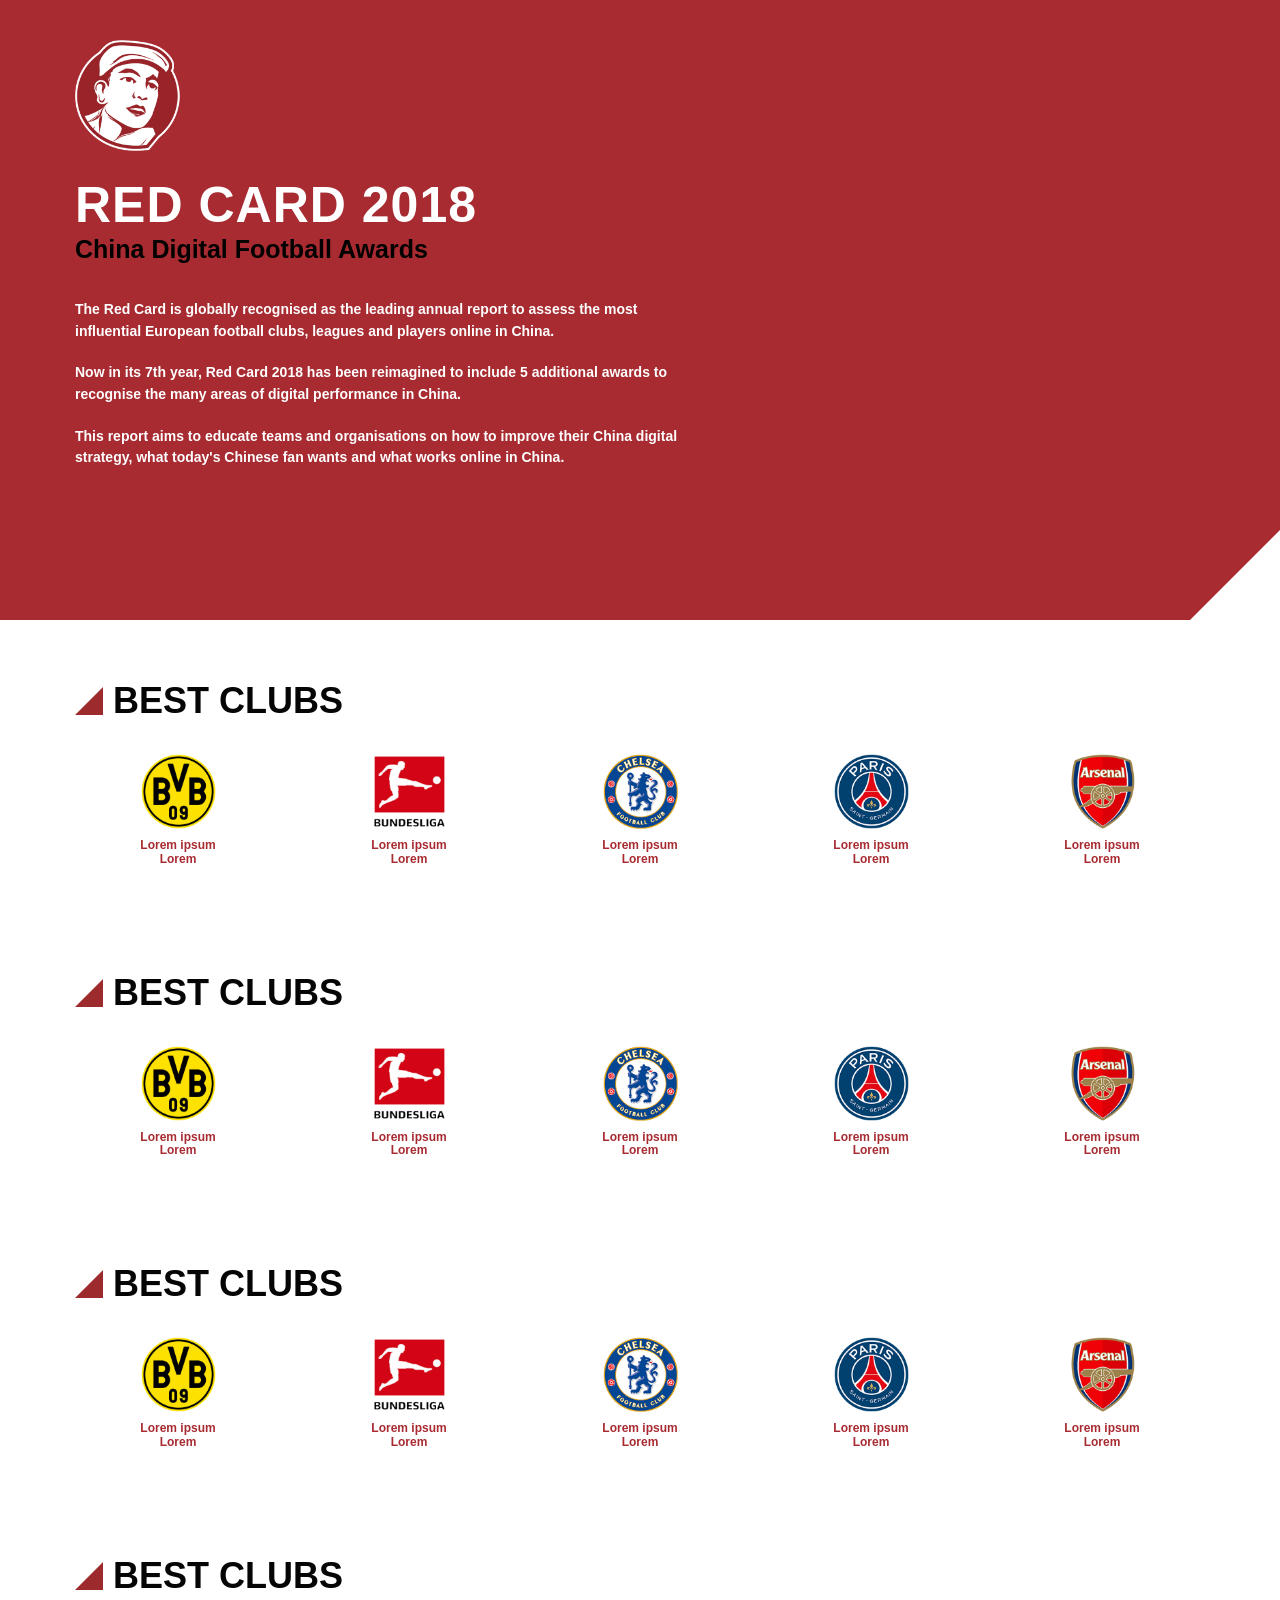
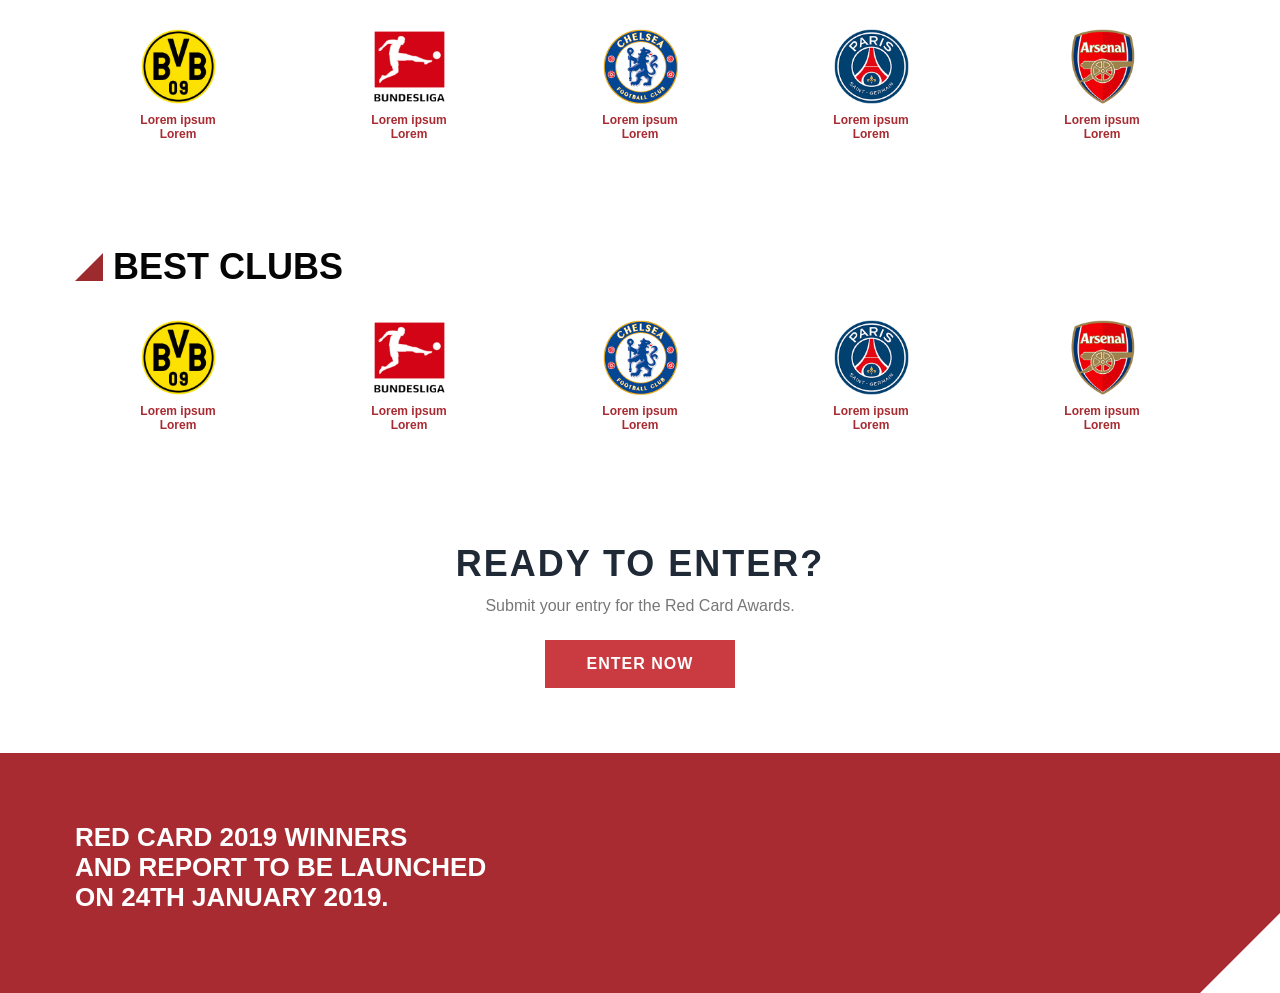
<file: index.html>
<!DOCTYPE html>
<html lang="en">

<head>
    <meta charset="UTF-8">
    <meta name="viewport" content="width=device-width, initial-scale=1.0">

    <title>Red Card 2018</title>

    <link rel="stylesheet" href="style.css">
</head>

<body>

    <main class="page">

        <!-- ================= HEADER ================= -->

        <section class="hero">

            <div class="hero-content">

                <img
                    src="images/logo.png"
                    alt="Red Card Logo"
                    class="logo"
                >

                <h1>RED CARD 2018</h1>

                <h2>China Digital Football Awards</h2>

                <p>
                    The Red Card is globally recognised as the leading annual
                    report to assess the most influential European football
                    clubs, leagues and players online in China.
                </p>

                <p>
                    Now in its 7th year, Red Card 2018 has been reimagined to
                    include 5 additional awards to recognise the many areas of
                    digital performance in China.
                </p>

                <p>
                    This report aims to educate teams and organisations on how
                    to improve their China digital strategy, what today's
                    Chinese fan wants and what works online in China.
                </p>

            </div>

        </section>


        <!-- ================= BEST CLUBS 1 ================= -->

        <section class="awards-section">

            <h2 class="section-title">
                <img src="images/icon_awards.png" alt="">
                BEST CLUBS
            </h2>

            <div class="clubs">

                <div class="club">
                    <img src="images/1.png" alt="Borussia Dortmund">
                    <p>Lorem ipsum<br>Lorem</p>
                </div>

                <div class="club">
                    <img src="images/2.png" alt="Bundesliga">
                    <p>Lorem ipsum<br>Lorem</p>
                </div>

                <div class="club">
                    <img src="images/3.png" alt="Chelsea">
                    <p>Lorem ipsum<br>Lorem</p>
                </div>

                <div class="club">
                    <img src="images/4.png" alt="Paris Saint-Germain">
                    <p>Lorem ipsum<br>Lorem</p>
                </div>

                <div class="club">
                    <img src="images/5.png" alt="Arsenal">
                    <p>Lorem ipsum<br>Lorem</p>
                </div>

            </div>

        </section>


        <!-- ================= BEST CLUBS 2 ================= -->

        <section class="awards-section">

            <h2 class="section-title">
                <img src="images/icon_awards.png" alt="">
                BEST CLUBS
            </h2>

            <div class="clubs">

                <div class="club">
                    <img src="images/1.png" alt="Borussia Dortmund">
                    <p>Lorem ipsum<br>Lorem</p>
                </div>

                <div class="club">
                    <img src="images/2.png" alt="Bundesliga">
                    <p>Lorem ipsum<br>Lorem</p>
                </div>

                <div class="club">
                    <img src="images/3.png" alt="Chelsea">
                    <p>Lorem ipsum<br>Lorem</p>
                </div>

                <div class="club">
                    <img src="images/4.png" alt="Paris Saint-Germain">
                    <p>Lorem ipsum<br>Lorem</p>
                </div>

                <div class="club">
                    <img src="images/5.png" alt="Arsenal">
                    <p>Lorem ipsum<br>Lorem</p>
                </div>

            </div>

        </section>


        <!-- ================= BEST CLUBS 3 ================= -->

        <section class="awards-section">

            <h2 class="section-title">
                <img src="images/icon_awards.png" alt="">
                BEST CLUBS
            </h2>

            <div class="clubs">

                <div class="club">
                    <img src="images/1.png" alt="Borussia Dortmund">
                    <p>Lorem ipsum<br>Lorem</p>
                </div>

                <div class="club">
                    <img src="images/2.png" alt="Bundesliga">
                    <p>Lorem ipsum<br>Lorem</p>
                </div>

                <div class="club">
                    <img src="images/3.png" alt="Chelsea">
                    <p>Lorem ipsum<br>Lorem</p>
                </div>

                <div class="club">
                    <img src="images/4.png" alt="Paris Saint-Germain">
                    <p>Lorem ipsum<br>Lorem</p>
                </div>

                <div class="club">
                    <img src="images/5.png" alt="Arsenal">
                    <p>Lorem ipsum<br>Lorem</p>
                </div>

            </div>

        </section>


        <!-- ================= BEST CLUBS 4 ================= -->

        <section class="awards-section">

            <h2 class="section-title">
                <img src="images/icon_awards.png" alt="">
                BEST CLUBS
            </h2>

            <div class="clubs">

                <div class="club">
                    <img src="images/1.png" alt="Borussia Dortmund">
                    <p>Lorem ipsum<br>Lorem</p>
                </div>

                <div class="club">
                    <img src="images/2.png" alt="Bundesliga">
                    <p>Lorem ipsum<br>Lorem</p>
                </div>

                <div class="club">
                    <img src="images/3.png" alt="Chelsea">
                    <p>Lorem ipsum<br>Lorem</p>
                </div>

                <div class="club">
                    <img src="images/4.png" alt="Paris Saint-Germain">
                    <p>Lorem ipsum<br>Lorem</p>
                </div>

                <div class="club">
                    <img src="images/5.png" alt="Arsenal">
                    <p>Lorem ipsum<br>Lorem</p>
                </div>

            </div>

        </section>


        <!-- ================= BEST CLUBS 5 ================= -->

        <section class="awards-section">

            <h2 class="section-title">
                <img src="images/icon_awards.png" alt="">
                BEST CLUBS
            </h2>

            <div class="clubs">

                <div class="club">
                    <img src="images/1.png" alt="Borussia Dortmund">
                    <p>Lorem ipsum<br>Lorem</p>
                </div>

                <div class="club">
                    <img src="images/2.png" alt="Bundesliga">
                    <p>Lorem ipsum<br>Lorem</p>
                </div>

                <div class="club">
                    <img src="images/3.png" alt="Chelsea">
                    <p>Lorem ipsum<br>Lorem</p>
                </div>

                <div class="club">
                    <img src="images/4.png" alt="Paris Saint-Germain">
                    <p>Lorem ipsum<br>Lorem</p>
                </div>

                <div class="club">
                    <img src="images/5.png" alt="Arsenal">
                    <p>Lorem ipsum<br>Lorem</p>
                </div>

            </div>

        </section>


        <!-- ================= FOOTER ================= -->
<section class="submission-link-section">
    <h2>READY TO ENTER?</h2>
    <p>Submit your entry for the Red Card Awards.</p>

    <a href="submission.html" class="enter-button">
        ENTER NOW
    </a>
</section>
        <footer class="footer">

            <h2>
                RED CARD 2019 WINNERS<br>
                AND REPORT TO BE LAUNCHED<br>
                ON 24TH JANUARY 2019.
            </h2>

        </footer>

    </main>

</body>

</html>
</file>
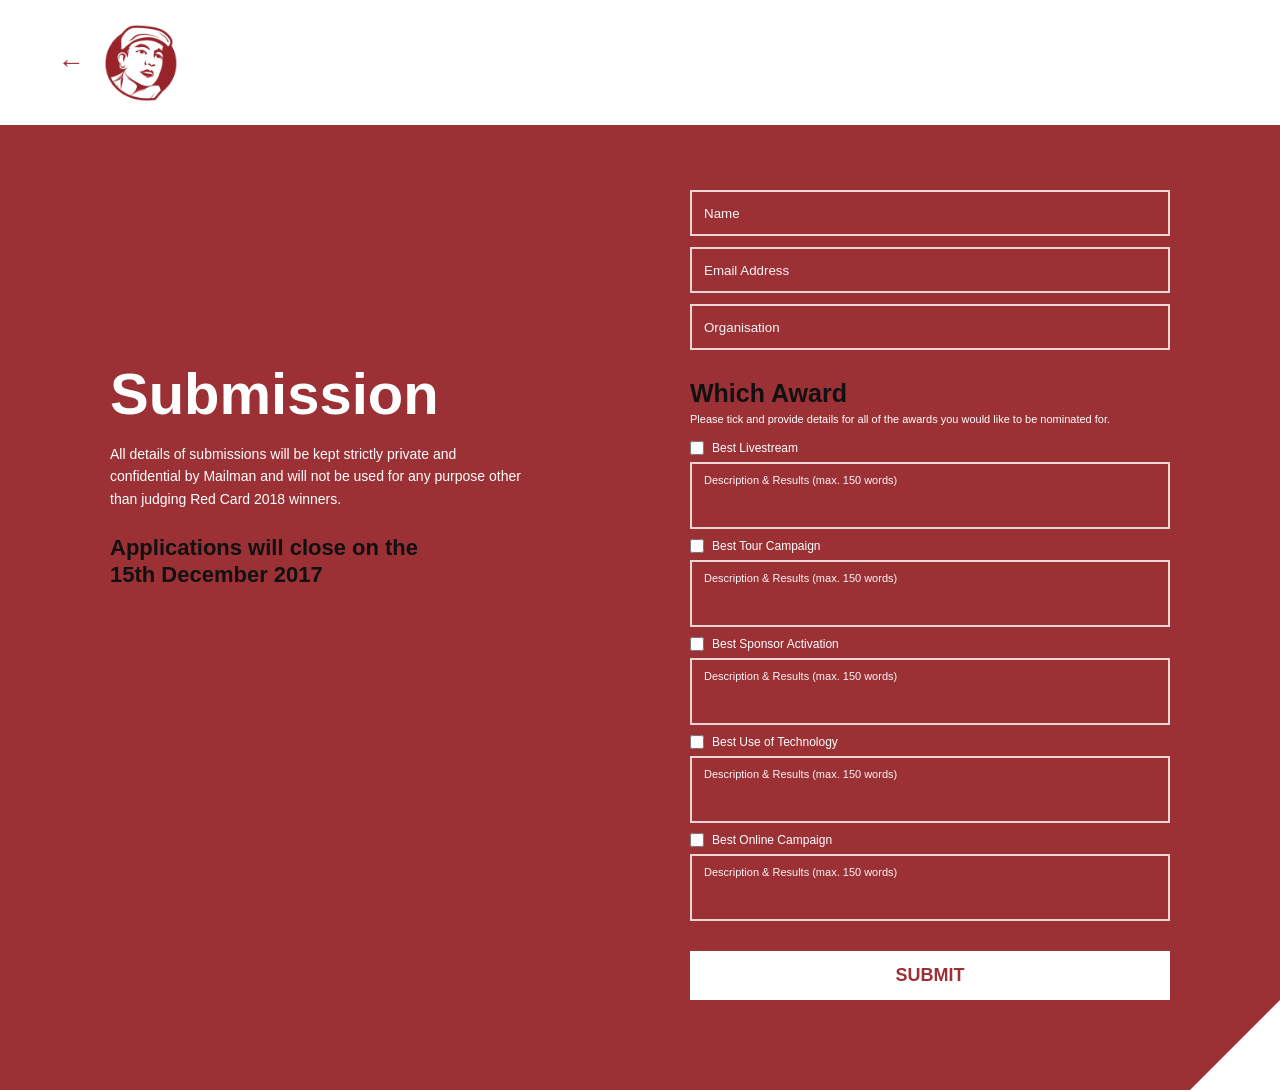
<file: submission.html>
<!DOCTYPE html>
<html lang="en">

<head>
    <meta charset="UTF-8">
    <meta name="viewport" content="width=device-width, initial-scale=1.0">

    <title>Red Card Submission</title>

    <link rel="stylesheet" href="submission.css">
</head>

<body>

    <!-- TOP WHITE HEADER -->
    <header class="top-header">

        <a href="index.html" class="back-arrow" aria-label="Back">
            ←
        </a>

        <img
            src="images/logo.png"
            alt="Red Card Logo"
            class="top-logo"
        >

    </header>


    <!-- SUBMISSION AREA -->
    <main class="submission-area">

        <div class="submission-container">

            <!-- LEFT SIDE -->
            <section class="submission-info">

                <h1>Submission</h1>

                <p>
                    All details of submissions will be kept strictly private
                    and confidential by Mailman and will not be used for any
                    purpose other than judging Red Card 2018 winners.
                </p>

                <h2>
                    Applications will close on the<br>
                    15th December 2017
                </h2>

            </section>


            <!-- RIGHT SIDE -->
            <section class="form-area">

                <form id="submissionForm">

                    <input type="text" placeholder="Name" required>

                    <input type="email" placeholder="Email Address" required>

                    <input type="text" placeholder="Organisation" required>


                    <h2>Which Award</h2>

                    <p class="form-note">
                        Please tick and provide details for all of the awards
                        you would like to be nominated for.
                    </p>


                    <label class="award-option">
                        <input type="checkbox">
                        <span>Best Livestream</span>
                    </label>

                    <textarea
                        placeholder="Description & Results (max. 150 words)"
                    ></textarea>


                    <label class="award-option">
                        <input type="checkbox">
                        <span>Best Tour Campaign</span>
                    </label>

                    <textarea
                        placeholder="Description & Results (max. 150 words)"
                    ></textarea>


                    <label class="award-option">
                        <input type="checkbox">
                        <span>Best Sponsor Activation</span>
                    </label>

                    <textarea
                        placeholder="Description & Results (max. 150 words)"
                    ></textarea>


                    <label class="award-option">
                        <input type="checkbox">
                        <span>Best Use of Technology</span>
                    </label>

                    <textarea
                        placeholder="Description & Results (max. 150 words)"
                    ></textarea>


                    <label class="award-option">
                        <input type="checkbox">
                        <span>Best Online Campaign</span>
                    </label>

                    <textarea
                        placeholder="Description & Results (max. 150 words)"
                    ></textarea>


                    <button type="submit" id="submitBtn">
                        SUBMIT
                    </button>

                    <div id="successMessage" class="success-message">
                        ✓ Submission Successful
                    </div>

                </form>

            </section>

        </div>

    </main>


    <script>
        const form = document.getElementById("submissionForm");
        const submitBtn = document.getElementById("submitBtn");
        const successMessage = document.getElementById("successMessage");

        form.addEventListener("submit", function (event) {
            event.preventDefault();

            submitBtn.style.display = "none";
            successMessage.style.display = "block";
        });
    </script>

</body>

</html>
</file>
<file: style.css>
* {
    margin: 0;
    padding: 0;
    box-sizing: border-box;
}

body {
    font-family: Arial, Helvetica, sans-serif;
    background: #000;
}

.page {
    width: 760px;
    max-width: 100%;
    margin: 0 auto;
    background: white;
}

/* =============== HEADER =============== */

.hero {
    min-height: 620px;
    background: #a72b31;
    color: white;
    position: relative;
    padding: 40px 75px 100px;
}

/* diagonal white corner */

.hero::after {
    content: "";
    position: absolute;
    right: 0;
    bottom: 0;

    width: 0;
    height: 0;

    border-left: 90px solid transparent;
    border-bottom: 90px solid white;
}

.hero-content {
    max-width: 610px;
}

.logo {
    width: 105px;
    height: auto;
    margin-bottom: 25px;
}

.hero h1 {
    font-size: 50px;
    line-height: 1;
    font-weight: 900;
    letter-spacing: 1px;
    margin-bottom: 5px;
}

.hero h2 {
    color: #000;
    font-size: 25px;
    font-weight: 900;
    margin-bottom: 35px;
}

.hero p {
    font-size: 14px;
    line-height: 1.55;
    font-weight: 600;
    margin-bottom: 20px;
}

/* =============== AWARDS =============== */

.awards-section {
    background: white;
    padding: 60px 75px 45px;
}

.section-title {
    color: #050505;
    font-size: 36px;
    font-weight: 900;
    display: flex;
    align-items: center;
    gap: 10px;
    margin-bottom: 32px;
}

.section-title img {
    width: 28px;
    height: auto;
}

/* =============== CLUBS =============== */

.clubs {
    display: grid;
    grid-template-columns: repeat(5, 1fr);
    gap: 25px;
    align-items: start;
}

.club {
    text-align: center;
}

.club img {
    width: 75px;
    height: 75px;
    object-fit: contain;
    display: block;
    margin: 0 auto 10px;
}

.club p {
    color: #a72b31;
    font-size: 12px;
    line-height: 1.15;
    font-weight: 700;
}

/* =============== FOOTER =============== */

.footer {
    min-height: 240px;
    background: #a72b31;
    color: white;
    padding: 70px 75px;
    position: relative;
}

.footer::after {
    content: "";
    position: absolute;
    right: 0;
    bottom: 0;

    width: 0;
    height: 0;

    border-left: 80px solid transparent;
    border-bottom: 80px solid white;
}

.footer h2 {
    font-size: 26px;
    line-height: 1.15;
    font-weight: 900;
}

/* =============== MOBILE =============== */

@media (max-width: 650px) {

    .hero {
        padding: 35px 30px 80px;
        min-height: auto;
    }

    .hero h1 {
        font-size: 38px;
    }

    .hero h2 {
        font-size: 20px;
    }

    .awards-section {
        padding: 45px 25px;
    }

    .section-title {
        font-size: 28px;
    }

    .clubs {
        grid-template-columns: repeat(5, 1fr);
        gap: 8px;
    }

    .club img {
        width: 52px;
        height: 52px;
    }

    .club p {
        font-size: 9px;
    }

    .footer {
        padding: 55px 30px;
    }

    .footer h2 {
        font-size: 21px;
    }
}/* ==========================================
   SUBMISSION PAGE
   ========================================== */

.submission-body {
    margin: 0;
    padding: 0;
    background: #000;
    font-family: Arial, Helvetica, sans-serif;
}

.submission-page {
    width: 1000px;
    max-width: 100%;
    margin: 0 auto;
    background: #ffffff;
}

/* TOP WHITE AREA */

.submission-top {
    height: 130px;
    background: #ffffff;
    display: flex;
    align-items: center;
    padding: 20px 35px;
}

.submission-logo {
    width: 85px;
    height: 85px;
    object-fit: contain;
}


/* MAIN RED AREA */

.submission-section {
    position: relative;
    min-height: 900px;
    background: #963236;
    color: #ffffff;

    display: grid;
    grid-template-columns: 1fr 1fr;
    gap: 80px;

    padding: 60px 85px 90px;
}

/* WHITE TRIANGLE BOTTOM RIGHT */

.submission-section::after {
    content: "";
    position: absolute;
    right: 0;
    bottom: 0;

    width: 0;
    height: 0;

    border-left: 100px solid transparent;
    border-bottom: 100px solid #ffffff;
}


/* LEFT SIDE */

.submission-left {
    padding-top: 170px;
}

.submission-left h1 {
    margin: 0 0 20px;

    font-size: 58px;
    line-height: 1;

    font-weight: 900;
    color: #ffffff;
}

.submission-left p {
    max-width: 360px;

    font-size: 13px;
    line-height: 1.6;

    margin-bottom: 22px;
}

.submission-left h3 {
    font-size: 20px;
    line-height: 1.25;

    font-weight: 900;
    color: #111111;
}


/* RIGHT FORM */

.submission-right {
    width: 100%;
}

.submission-right form {
    width: 100%;
}


/* TOP INPUTS */

.submission-right input[type="text"],
.submission-right input[type="email"] {
    width: 100%;
    height: 43px;

    display: block;

    background: transparent;
    border: 2px solid rgba(255, 255, 255, 0.75);

    color: #ffffff;

    padding: 0 12px;
    margin-bottom: 10px;

    outline: none;

    font-size: 12px;
}

.submission-right input::placeholder,
.submission-right textarea::placeholder {
    color: rgba(255, 255, 255, 0.9);
}


/* WHICH AWARD */

.submission-right h2 {
    color: #090909;

    font-size: 24px;
    font-weight: 900;

    margin: 18px 0 4px;
}

.form-help {
    color: #ffffff;

    font-size: 10px;
    line-height: 1.4;

    margin: 0 0 14px;
}


/* CHECKBOX ROW */

.award-option {
    display: flex;
    align-items: center;

    gap: 8px;

    color: #ffffff;

    font-size: 11px;

    margin: 10px 0 7px;

    cursor: pointer;
}

.award-option input[type="checkbox"] {
    width: 13px;
    height: 13px;

    margin: 0;

    accent-color: #ffffff;
}


/* TEXT AREAS */

.submission-right textarea {
    display: block;

    width: 100%;
    height: 62px;

    resize: none;

    background: transparent;

    border: 2px solid rgba(255, 255, 255, 0.75);

    color: #ffffff;

    padding: 10px 12px;

    outline: none;

    font-family: Arial, Helvetica, sans-serif;
    font-size: 10px;

    margin-bottom: 10px;
}


/* SUBMIT BUTTON */

.submission-button {
    width: 100%;
    height: 48px;

    margin-top: 22px;

    border: none;
    background: #ffffff;

    color: #555555;

    font-size: 20px;

    cursor: pointer;

    display: flex;
    justify-content: center;
    align-items: center;

    gap: 12px;
}

.submission-button span {
    font-size: 25px;
    color: #777777;
}


/* HOVER */

.submission-button:hover {
    background: #f2f2f2;
}


/* ==========================================
   MOBILE
   ========================================== */

@media (max-width: 700px) {

    .submission-top {
        height: 100px;
        padding: 15px 20px;
    }

    .submission-logo {
        width: 65px;
        height: 65px;
    }

    .submission-section {
        grid-template-columns: 1fr;

        gap: 45px;

        padding: 45px 30px 100px;
    }

    .submission-left {
        padding-top: 0;
    }

    .submission-left h1 {
        font-size: 45px;
    }

    .submission-left p {
        max-width: 100%;
    }

    .submission-right {
        width: 100%;
    }
}.success-message {
    display: none;
    width: 100%;
    box-sizing: border-box;
    padding: 16px;
    margin-top: 15px;
    background: white;
    color: #777;
    text-align: center;
    font-size: 18px;
}.submission-link-section {
    background: #ffffff;
    text-align: center;
    padding: 65px 20px;
}

.submission-link-section h2 {
    margin: 0 0 12px;
    color: #202936;
    font-size: 36px;
    font-weight: 900;
    letter-spacing: 2px;
}

.submission-link-section p {
    margin: 0 0 25px;
    color: #777;
    font-size: 16px;
}

.enter-button {
    display: inline-block;
    padding: 15px 42px;
    background: #c93b40;
    color: white;
    text-decoration: none;
    font-size: 16px;
    font-weight: bold;
    letter-spacing: 1px;
    transition: 0.3s;
}

.enter-button:hover {
    background: #202936;
    transform: translateY(-2px);
}/* ===== BACK BUTTON ===== */

.back-button {
    position: fixed;
    top: 25px;
    left: 25px;
    z-index: 9999;

    display: inline-flex;
    align-items: center;
    justify-content: center;

    padding: 10px 18px;

    background: #c92f35;
    color: white;

    font-size: 14px;
    font-weight: bold;
    text-decoration: none;

    border: 2px solid white;
    border-radius: 5px;

    cursor: pointer;
    transition: 0.25s;
}

.back-button:hover {
    background: #222;
    transform: translateX(-3px);
}/* =========================================
   FINAL FULL SCREEN + MOBILE RESPONSIVE FIX
   ========================================= */

html,
body {
    margin: 0;
    padding: 0;
    width: 100%;
    min-height: 100%;
    overflow-x: hidden;
}

body {
    background: #ffffff;
}

/* MAIN PAGE FULL WIDTH */
.page {
    width: 100% !important;
    max-width: none !important;
    min-height: 100vh;
    margin: 0 !important;
    padding: 0 !important;
    background: #ffffff;
}

/* RED TOP/HERO AREA */
.hero,
.header,
.intro {
    width: 100%;
    box-sizing: border-box;
}

/* AWARDS AREA */
.awards-section {
    width: 100%;
    box-sizing: border-box;
}

/* CLUBS */
.clubs {
    width: 100%;
    box-sizing: border-box;
}

/* FOOTER */
.footer {
    width: 100%;
    box-sizing: border-box;
}

/* ALL IMAGES */
img {
    max-width: 100%;
    height: auto;
}

/* =========================
   MOBILE
   ========================= */

@media (max-width: 768px) {

    html,
    body {
        width: 100%;
        margin: 0;
        padding: 0;
        overflow-x: hidden;
    }

    .page {
        width: 100% !important;
        max-width: 100% !important;
        margin: 0 !important;
    }

    .hero,
    .header,
    .intro,
    .awards-section,
    .footer {
        width: 100%;
        box-sizing: border-box;
    }

    .clubs {
        width: 100%;
        box-sizing: border-box;
    }
}
</file>
<file: submission.css>
* {
    margin: 0;
    padding: 0;
    box-sizing: border-box;
}

html,
body {
    width: 100%;
    min-height: 100%;
}

body {
    font-family: Arial, Helvetica, sans-serif;
    background: #ffffff;
    overflow-x: hidden;
}


/* =========================
   TOP HEADER
========================= */

.top-header {
    width: 100%;
    height: 125px;

    background: #ffffff;

    display: flex;
    align-items: center;

    padding: 20px 55px;
}

.back-arrow {
    width: 32px;
    height: 32px;

    display: flex;
    align-items: center;
    justify-content: center;

    margin-right: 15px;

    color: #9d3136;

    font-size: 27px;
    font-weight: 700;

    text-decoration: none;
}

.back-arrow:hover {
    transform: translateX(-3px);
}

.top-logo {
    width: 78px;
    height: 78px;

    object-fit: contain;
}


/* =========================
   RED AREA
========================= */

.submission-area {
    width: 100%;
    min-height: calc(100vh - 125px);

    background: #9b3035;

    position: relative;
}

.submission-area::after {
    content: "";

    position: absolute;

    right: 0;
    bottom: 0;

    width: 0;
    height: 0;

    border-left: 90px solid transparent;
    border-bottom: 90px solid #ffffff;
}

.submission-container {
    width: 100%;
    max-width: 1200px;

    margin: 0 auto;

    padding: 65px 70px 90px;

    display: grid;

    grid-template-columns: 1fr 1fr;

    gap: 100px;
}


/* =========================
   LEFT SIDE
========================= */

.submission-info {
    padding-top: 175px;
}

.submission-info h1 {
    color: #ffffff;

    font-size: 58px;
    line-height: 1;

    margin-bottom: 20px;
}

.submission-info p {
    max-width: 420px;

    color: #ffffff;

    font-size: 14px;
    line-height: 1.6;

    margin-bottom: 25px;
}

.submission-info h2 {
    color: #111111;

    font-size: 22px;
    line-height: 1.2;

    font-weight: 900;
}


/* =========================
   FORM
========================= */

.form-area {
    width: 100%;
}

.form-area form {
    width: 100%;
}

.form-area input[type="text"],
.form-area input[type="email"] {
    width: 100%;
    height: 46px;

    margin-bottom: 11px;

    padding: 0 12px;

    background: transparent;

    border: 2px solid rgba(255, 255, 255, 0.8);

    color: #ffffff;

    outline: none;
}

.form-area input::placeholder,
.form-area textarea::placeholder {
    color: rgba(255, 255, 255, 0.95);
}

.form-area h2 {
    color: #111111;

    font-size: 25px;

    margin: 18px 0 4px;
}

.form-note {
    color: #ffffff;

    font-size: 11px;
    line-height: 1.4;

    margin-bottom: 14px;
}

.award-option {
    display: flex;
    align-items: center;

    gap: 8px;

    margin: 10px 0 7px;

    color: #ffffff;

    font-size: 12px;
}

.award-option input {
    width: 14px;
    height: 14px;
}

.form-area textarea {
    width: 100%;
    height: 67px;

    display: block;

    resize: none;

    margin-bottom: 10px;

    padding: 10px 12px;

    background: transparent;

    border: 2px solid rgba(255, 255, 255, 0.8);

    color: #ffffff;

    outline: none;

    font-family: Arial, Helvetica, sans-serif;
    font-size: 11px;
}


/* =========================
   SUBMIT
========================= */

#submitBtn {
    width: 100%;

    margin-top: 20px;

    padding: 14px;

    border: none;

    background: #ffffff;

    color: #9b3035;

    font-size: 18px;
    font-weight: 700;

    cursor: pointer;
}

.success-message {
    display: none;

    width: 100%;

    margin-top: 20px;

    padding: 14px;

    background: #ffffff;

    color: #777777;

    text-align: center;

    font-size: 18px;
}


/* =========================
   MOBILE
========================= */

@media (max-width: 700px) {

    .top-header {
        height: 95px;

        padding: 12px 18px;
    }

    .back-arrow {
        width: 26px;
        height: 26px;

        margin-right: 10px;

        font-size: 23px;
    }

    .top-logo {
        width: 62px;
        height: 62px;
    }

    .submission-area {
        min-height: calc(100vh - 95px);
    }

    .submission-container {
        padding: 55px 28px 100px;

        grid-template-columns: 1fr;

        gap: 55px;
    }

    .submission-info {
        padding-top: 0;
    }

    .submission-info h1 {
        font-size: 48px;
    }

    .submission-info p {
        max-width: 100%;

        font-size: 16px;
    }

    .submission-info h2 {
        font-size: 25px;
    }

    .form-area h2 {
        font-size: 27px;
    }

    .form-note {
        font-size: 13px;
    }

    .award-option {
        font-size: 14px;
    }

    .form-area input[type="text"],
    .form-area input[type="email"] {
        height: 55px;

        font-size: 15px;
    }

    .form-area textarea {
        height: 100px;

        font-size: 13px;
    }
}/* =========================
   MOBILE FINAL DESIGN
========================= */

@media (max-width: 700px) {

    html,
    body {
        width: 100%;
        margin: 0;
        padding: 0;
        overflow-x: hidden;
    }

    /* TOP WHITE HEADER */

    .top-header {
        width: 100%;
        height: 90px;

        padding: 10px 16px;

        display: flex;
        align-items: center;

        background: #ffffff;
    }

    /* SMALL BACK ARROW */

    .back-arrow {
        width: 28px;
        height: 28px;

        margin-right: 8px;

        display: flex;
        align-items: center;
        justify-content: center;

        font-size: 24px;
        font-weight: 700;

        color: #9b3035;
        text-decoration: none;
    }

    /* ONE LOGO */

    .top-logo {
        width: 62px;
        height: 62px;

        object-fit: contain;
    }

    /* FULL RED MOBILE PAGE */

    .submission-area {
        width: 100%;
        min-height: calc(100vh - 90px);

        background: #9b3035;
    }

    .submission-container {
        width: 100%;

        padding: 45px 28px 90px;

        display: flex;
        flex-direction: column;

        gap: 50px;
    }

    /* LEFT INFORMATION */

    .submission-info {
        width: 100%;
        padding-top: 0;
    }

    .submission-info h1 {
        font-size: 48px;
        line-height: 1;

        color: white;

        margin-bottom: 25px;
    }

    .submission-info p {
        width: 100%;
        max-width: none;

        font-size: 16px;
        line-height: 1.55;

        margin-bottom: 28px;
    }

    .submission-info h2 {
        font-size: 25px;
        line-height: 1.2;
    }

    /* FORM */

    .form-area {
        width: 100%;
    }

    .form-area form {
        width: 100%;
    }

    .form-area input[type="text"],
    .form-area input[type="email"] {
        width: 100%;
        height: 58px;

        padding: 0 15px;

        margin-bottom: 14px;

        font-size: 16px;
    }

    .form-area h2 {
        font-size: 29px;

        margin-top: 25px;
    }

    .form-note {
        font-size: 14px;
        line-height: 1.45;

        margin-bottom: 20px;
    }

    .award-option {
        font-size: 15px;

        margin: 16px 0 9px;
    }

    .award-option input {
        width: 17px;
        height: 17px;
    }

    .form-area textarea {
        width: 100%;
        height: 105px;

        padding: 13px;

        font-size: 13px;

        margin-bottom: 15px;
    }

    #submitBtn {
        width: 100%;

        padding: 17px;

        margin-top: 25px;

        font-size: 18px;
    }

    .success-message {
        width: 100%;

        padding: 17px;

        font-size: 18px;
    }

    /* SMALL WHITE CORNER */

    .submission-area::after {
        border-left-width: 55px;
        border-bottom-width: 55px;
    }
}
</file>
